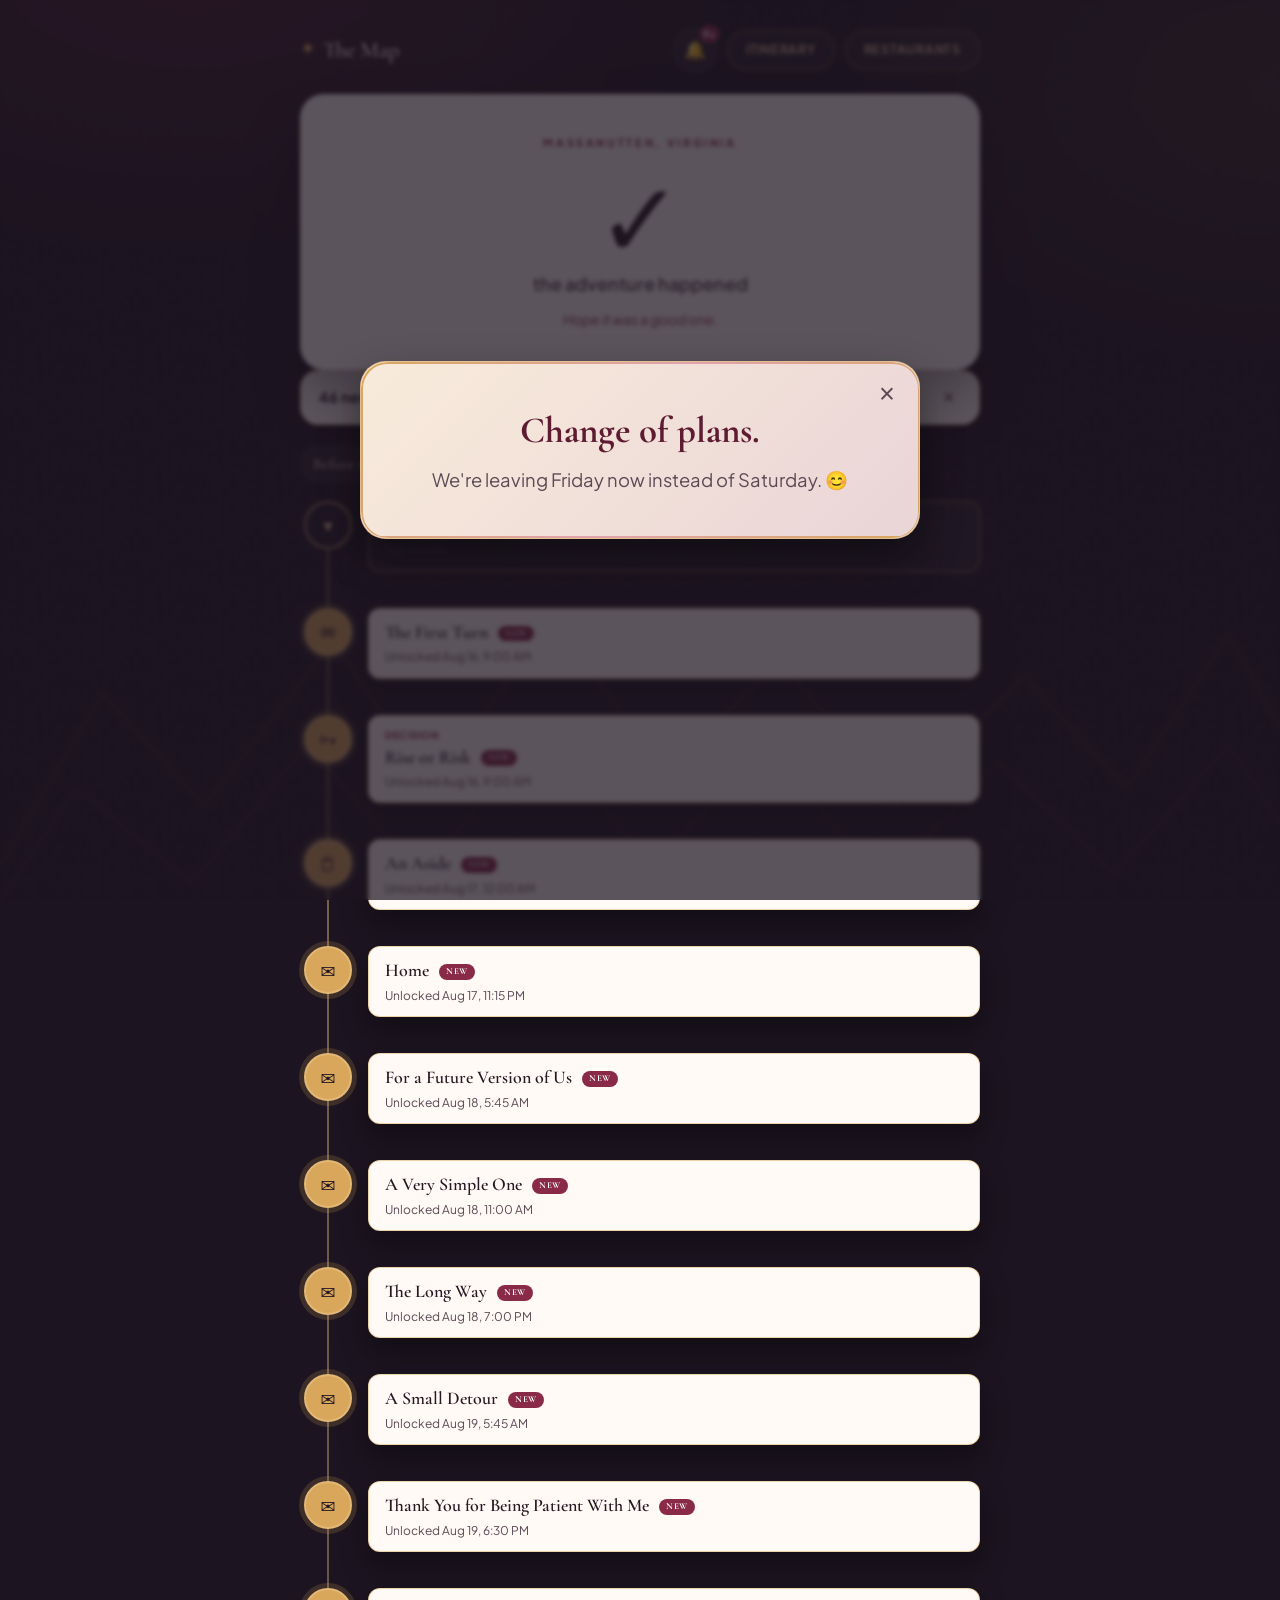
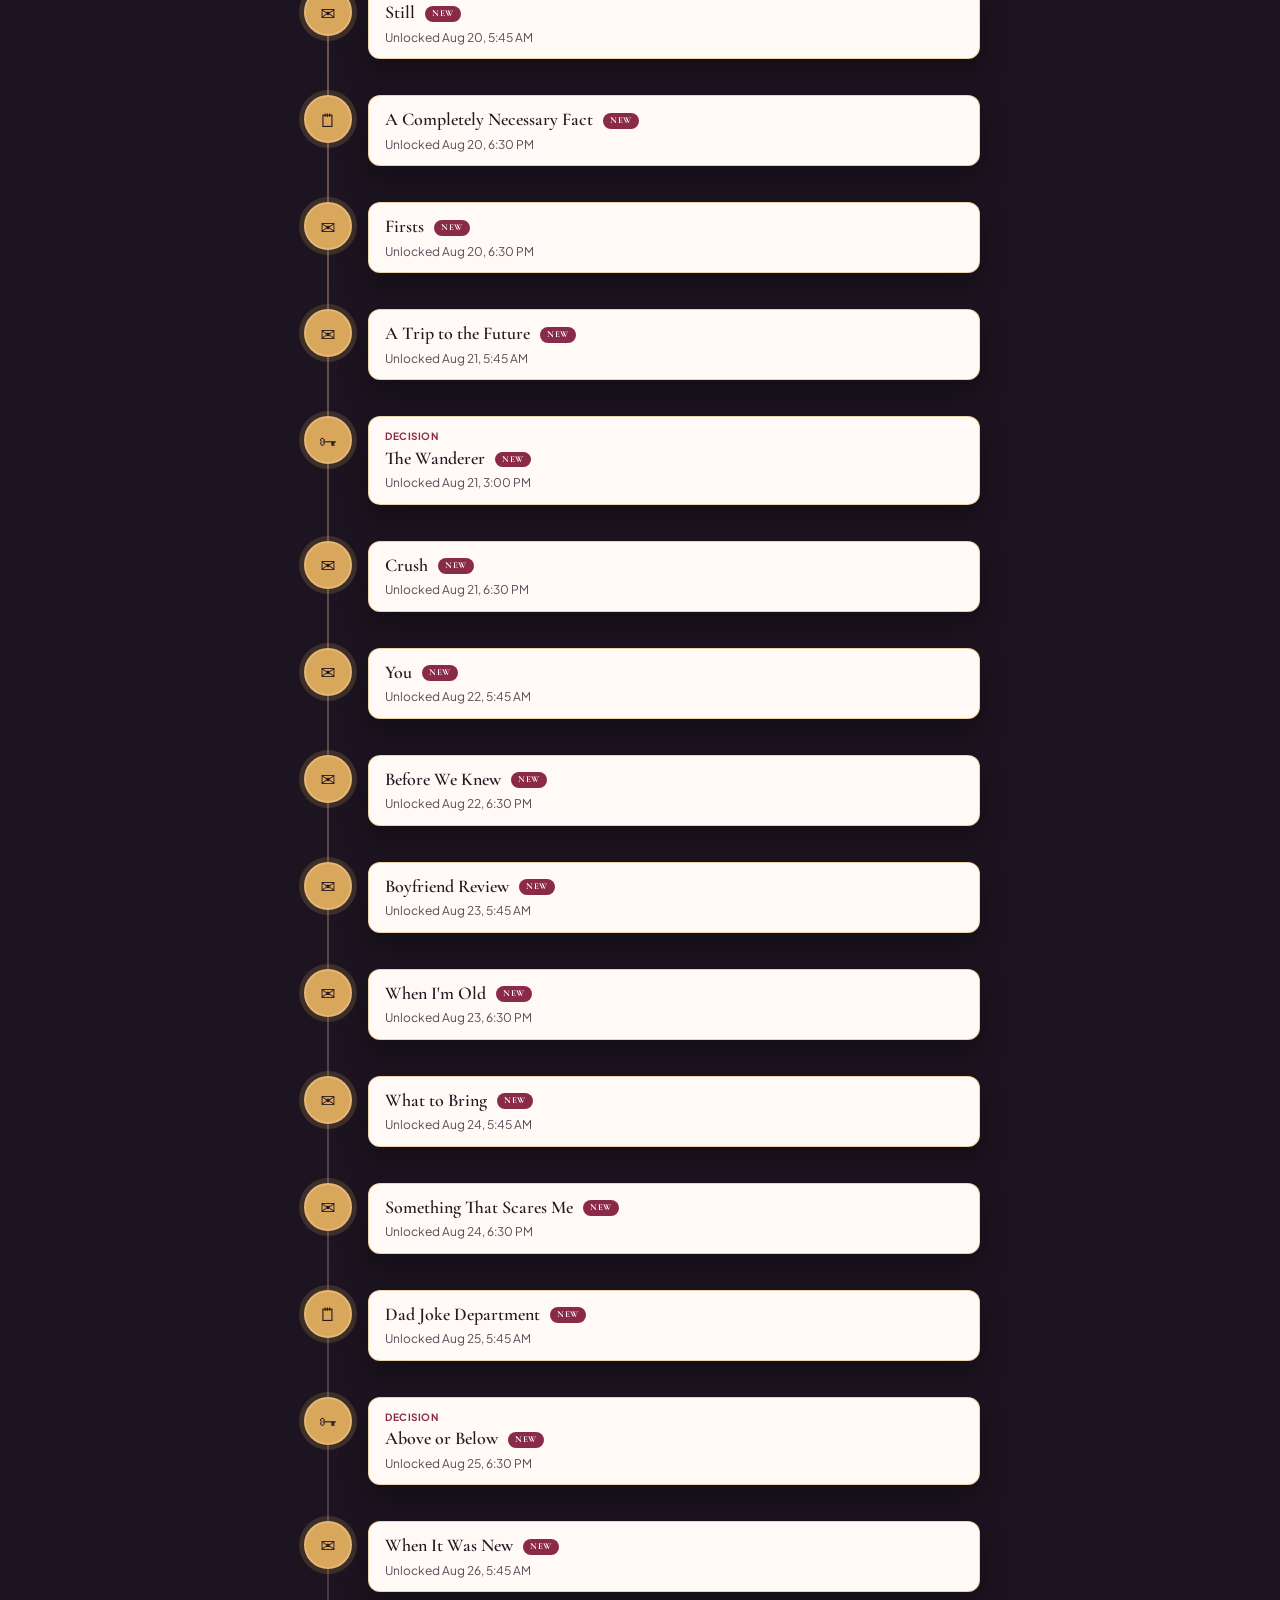
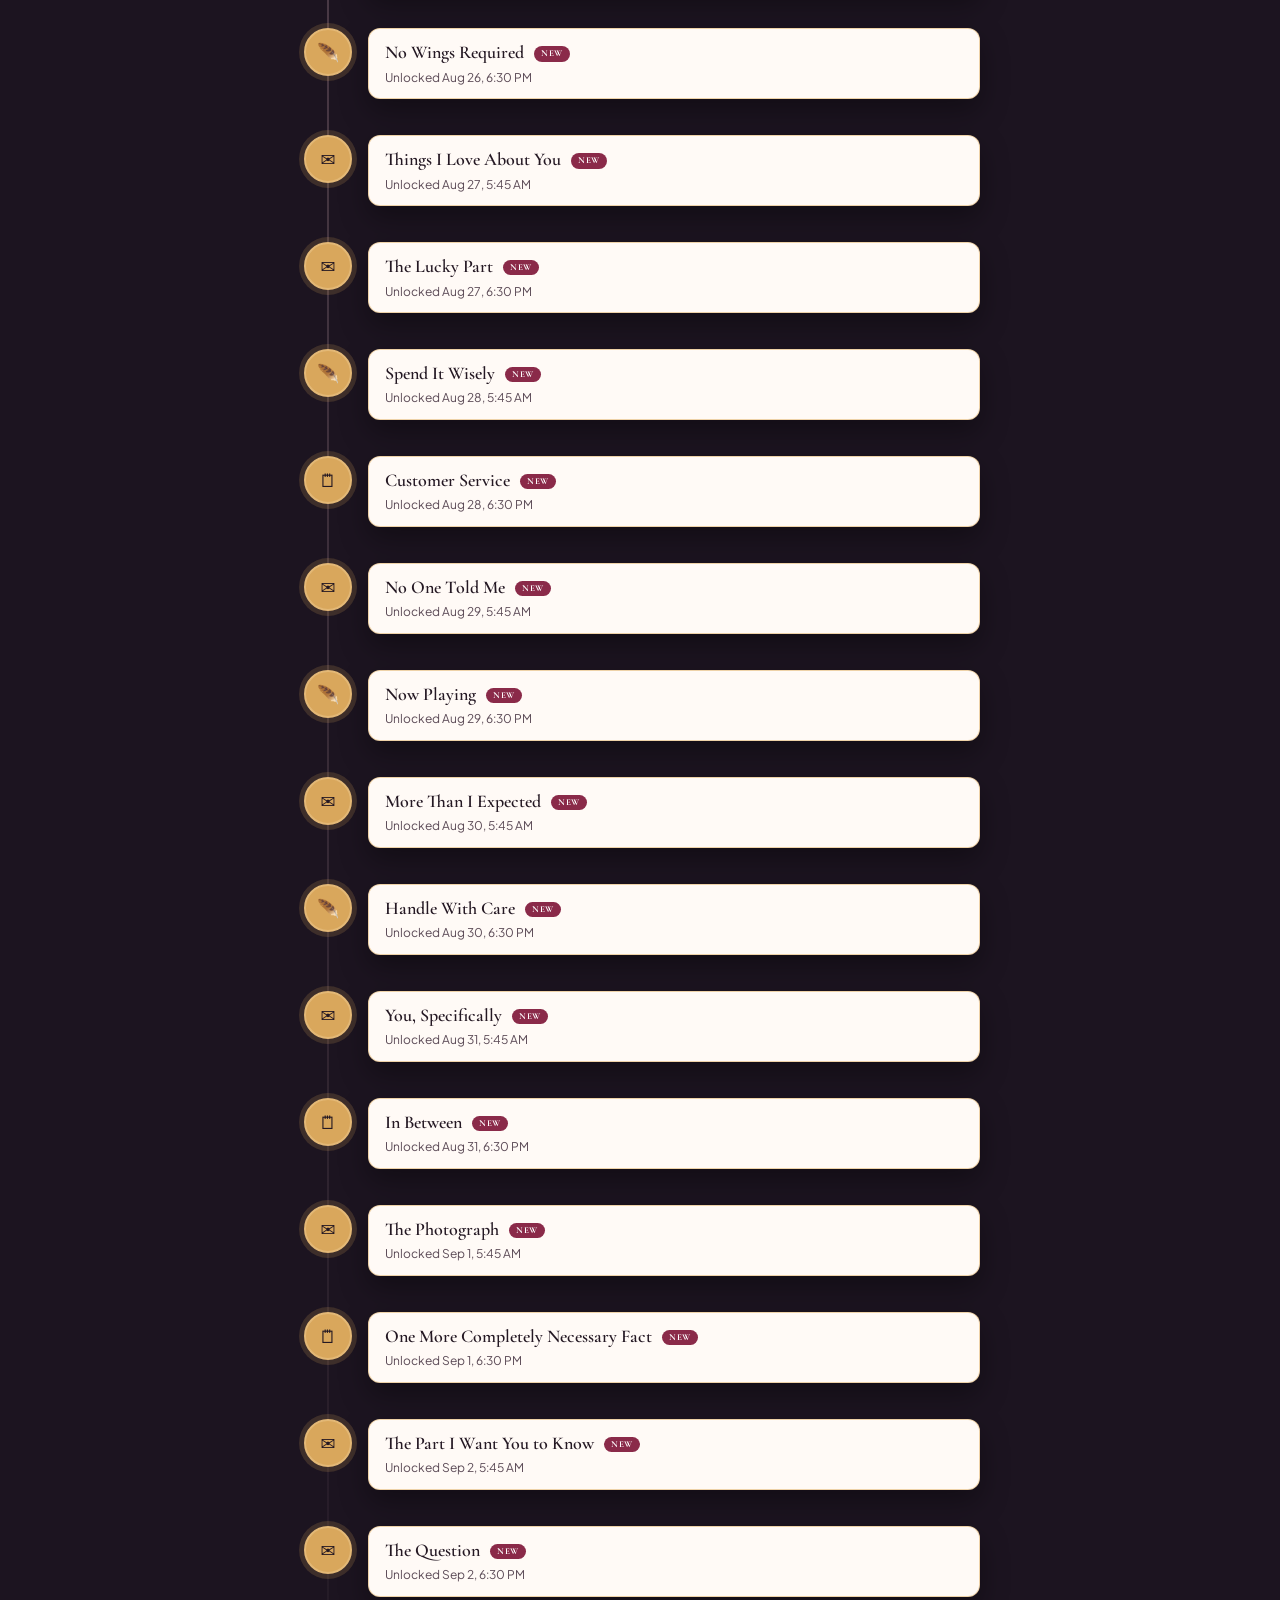
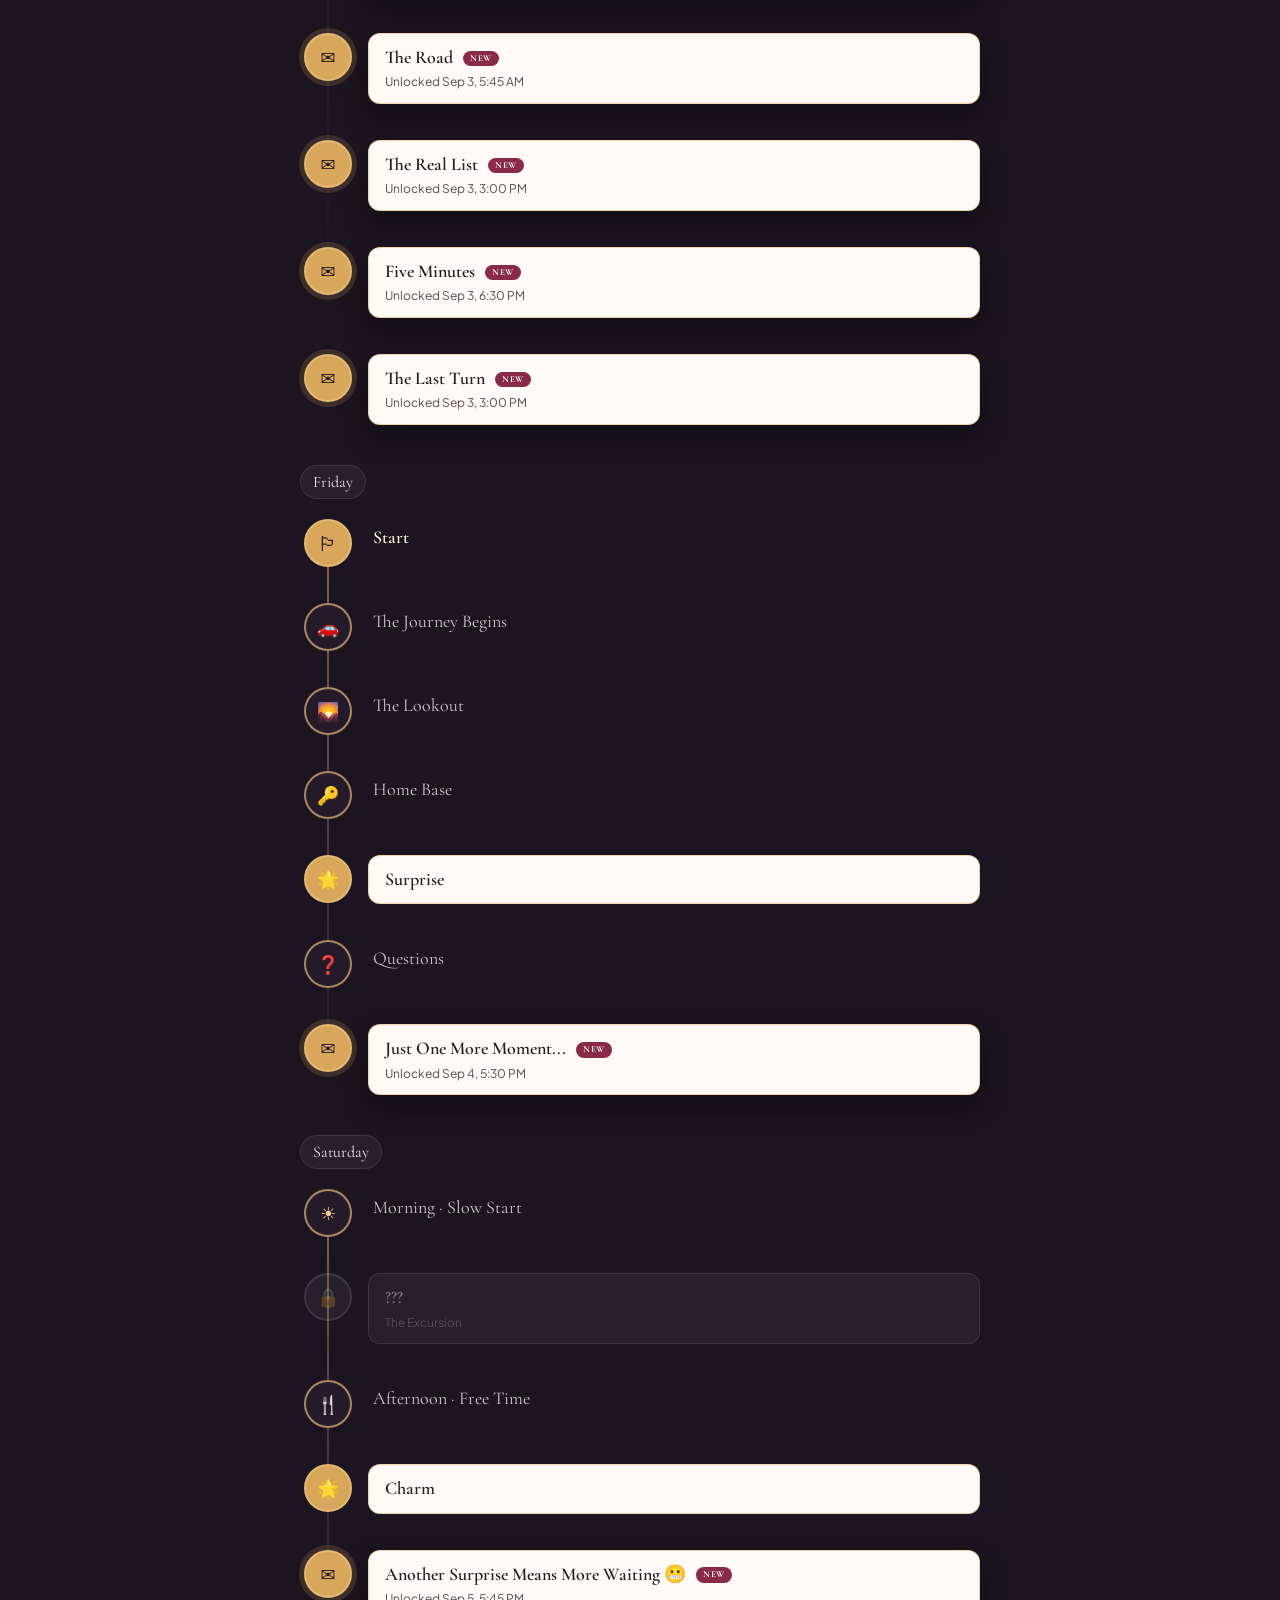
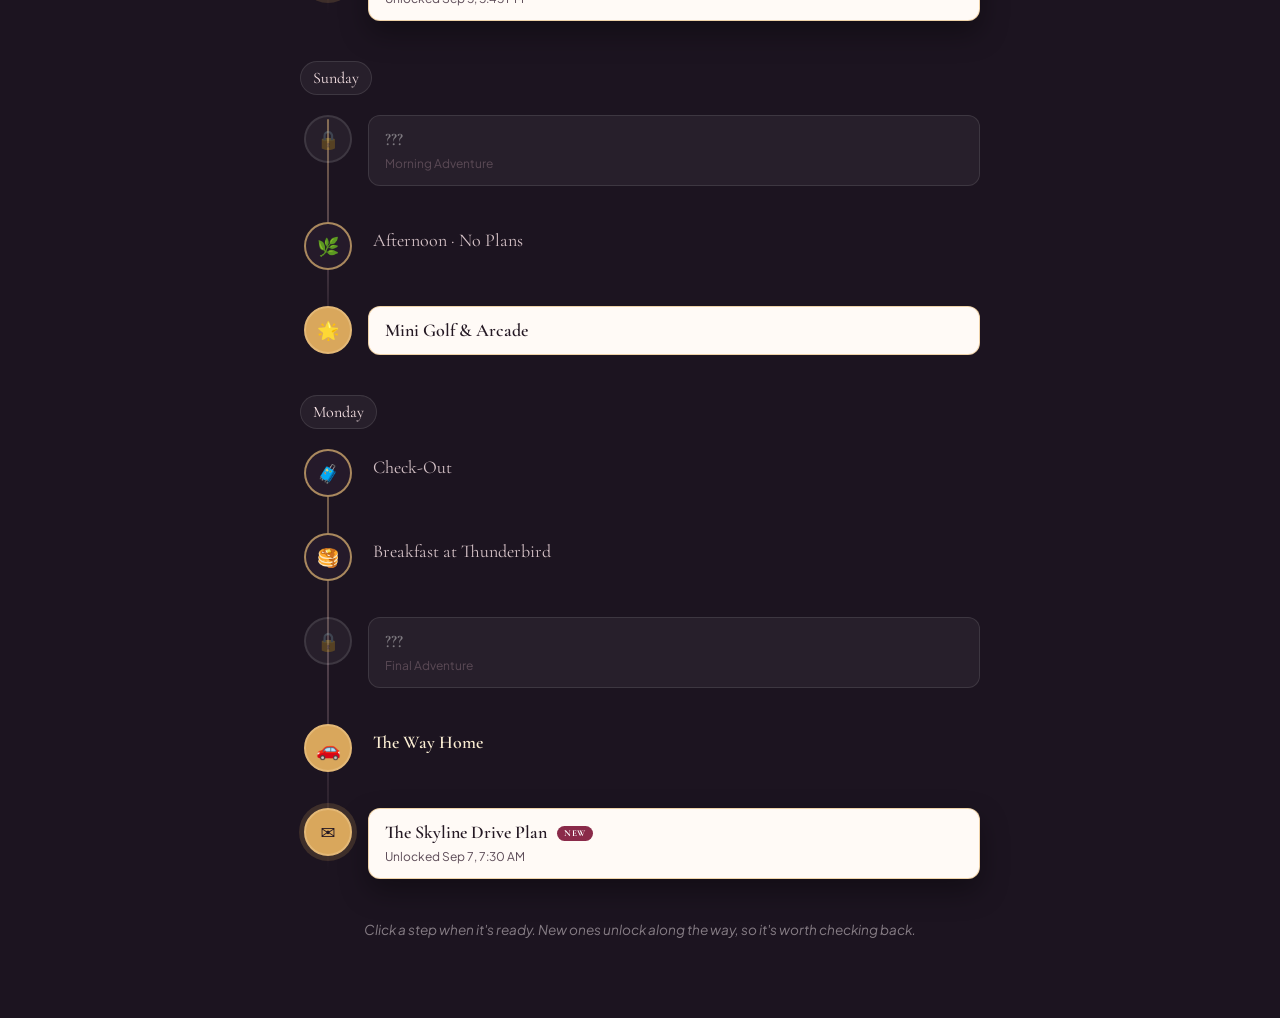
<file: index.html>
<!DOCTYPE html>
<html lang="en">
<head>
<meta charset="UTF-8" />
<meta name="viewport" content="width=device-width, initial-scale=1.0" />
<title>Massanutten — The Map</title>
<meta name="description" content="A little adventure, planned just for us." />

<!--
  The map below is built with Tailwind-style utility classes (see
  tailwind-lite.css for why this is a hand-compiled static file
  rather than the Tailwind CDN script — short version: no external
  runtime dependency on a site that has to work the moment he opens
  it, offline or on bad hotel wifi).
-->
<link rel="stylesheet" href="tailwind-lite.css" />
<link rel="stylesheet" href="styles.css" />
</head>
<body class="font-sans">

  <!-- subtle low-opacity mountain line-art watermark, purely decorative -->
  <div class="fixed inset-x-0 bottom-0 h-[42vh] pointer-events-none opacity-[0.08] z-0" aria-hidden="true">
    <svg viewBox="0 0 1000 220" preserveAspectRatio="none" class="w-full h-full">
      <polyline points="0,200 80,100 160,165 260,70 340,155 430,55 520,145 610,80 700,165 800,90 880,155 960,65 1000,120" fill="none" stroke="#D9A75C" stroke-width="2"/>
      <polyline points="0,220 60,155 150,210 240,130 330,205 420,120 510,200 600,130 690,210 780,140 870,205 960,130 1000,175" fill="none" stroke="#E2A2AD" stroke-width="1.5"/>
    </svg>
  </div>

  <div class="wrap">

    <div class="topbar">
      <div class="brand"><span class="compass">✦</span> The Map</div>
      <div class="topbar-actions">
        <button class="notif-bell" id="notif-bell" type="button" aria-label="New letters">
          🔔<span class="notif-bell-count hidden" id="notif-bell-count">0</span>
        </button>
        <a href="itinerary.html" class="nav-link" id="itin-nav-link">Itinerary</a>
        <a href="restaurants.html" class="nav-link" id="rest-nav-link">Restaurants</a>
      </div>
    </div>

    <!-- one-time celebratory modal for a trip-detail change (e.g. new departure day) —
         config-driven via CONFIG.announcement, shown once ever per id.
         Click the backdrop, press Escape, or use the close button to dismiss. -->
    <div class="trip-update-overlay hidden" id="trip-update-overlay">
      <div class="trip-update-banner" id="trip-update-banner" role="dialog" aria-modal="true" aria-labelledby="trip-update-title">
        <button class="trip-update-close" id="trip-update-close" type="button" aria-label="Dismiss">&times;</button>
        <div class="trip-update-text">
          <span class="trip-update-title" id="trip-update-title"></span>
          <span class="trip-update-message" id="trip-update-message"></span>
        </div>
      </div>
    </div>
    <div class="confetti-layer" id="confetti-layer" aria-hidden="true"></div>

    <!-- Countdown header -->
    <div class="relative z-10 rounded-3xl bg-card text-ink shadow-[0_20px_45px_rgba(0,0,0,0.35)] px-6 py-8 sm:px-10 sm:py-10 mb-8 text-center">
      <div class="text-[11px] font-bold uppercase tracking-[0.24em] text-wine-500">Massanutten, Virginia</div>
      <div class="font-sans font-extrabold leading-none text-ink mt-3 text-[5.5rem] sm:text-[6.5rem]" id="countdown-number">—</div>
      <div class="text-base sm:text-lg font-semibold text-ink/80 mt-1" id="countdown-label">days</div>
      <div class="text-sm text-wine-500 italic mt-3" id="countdown-sub"></div>
    </div>

    <!-- one-time "something new unlocked" banner -->
    <div class="notif-banner hidden" id="notif-banner" role="button" tabindex="0">
      <span class="notif-banner-text" id="notif-banner-text"></span>
      <button class="notif-banner-close" id="notif-banner-close" type="button" aria-label="Dismiss">&times;</button>
    </div>

    <!-- optional, opt-in browser notifications -- only ever shown after he's already opened something -->
    <div class="notif-prompt hidden" id="notif-prompt">
      <span>Want a nudge when something new unlocks?</span>
      <span class="notif-prompt-actions">
        <button class="notif-enable-btn" id="notif-enable-btn" type="button">Turn on</button>
        <button class="notif-dismiss-btn" id="notif-dismiss-btn" type="button">No thanks</button>
      </span>
    </div>

    <!-- Vertical adventure timeline, rendered by app.js -->
    <div id="map-container" class="relative z-10">
      <!-- rendered by app.js -->
    </div>

    <p class="footer-note">Click a step when it's ready. New ones unlock along the way, so it's worth checking back.</p>

  </div>

  <div class="modal-overlay" id="modal-overlay">
    <div class="letter-card" id="letter-card"></div>
  </div>

  <script src="config.js"></script>
  <script src="app.js"></script>
  <script>
    // reflect itinerary lock state on the nav link
    // (uses the same fixed-timezone date parsing as app.js's parseDate —
    // anchoring to CONFIG.timezoneOffsetHours instead of the device's own
    // timezone keeps unlock times in sync across every visitor's device)
    function parseConfigDate(str) {
      var m = String(str).match(/^(\d{4})-(\d{2})-(\d{2})T(\d{2}):(\d{2})(?::(\d{2}))?$/);
      if (!m) return new Date(str);
      var offsetHours = (typeof CONFIG !== "undefined" && typeof CONFIG.timezoneOffsetHours === "number") ? CONFIG.timezoneOffsetHours : 4;
      return new Date(Date.UTC(Number(m[1]), Number(m[2]) - 1, Number(m[3]), Number(m[4]), Number(m[5]), Number(m[6] || 0)) + offsetHours * 60 * 60 * 1000);
    }
    document.addEventListener("DOMContentLoaded", function () {
      var link = document.getElementById("itin-nav-link");
      var restLink = document.getElementById("rest-nav-link");
      var now = new Date();
      var params = new URLSearchParams(window.location.search);
      var sim = params.get("simDate");
      if (sim) { var d = parseConfigDate(sim); if (!isNaN(d.getTime())) now = d; }
      if (now < parseConfigDate(CONFIG.itinerary.unlocksAt)) {
        link.classList.add("disabled");
        link.setAttribute("aria-disabled", "true");
        // restaurants only make sense once we're actually there — stay
        // fully hidden (not just grayed out) until the itinerary unlocks
        if (restLink) restLink.classList.add("hidden");
      }
    });
  </script>
</body>
</html>
</file>
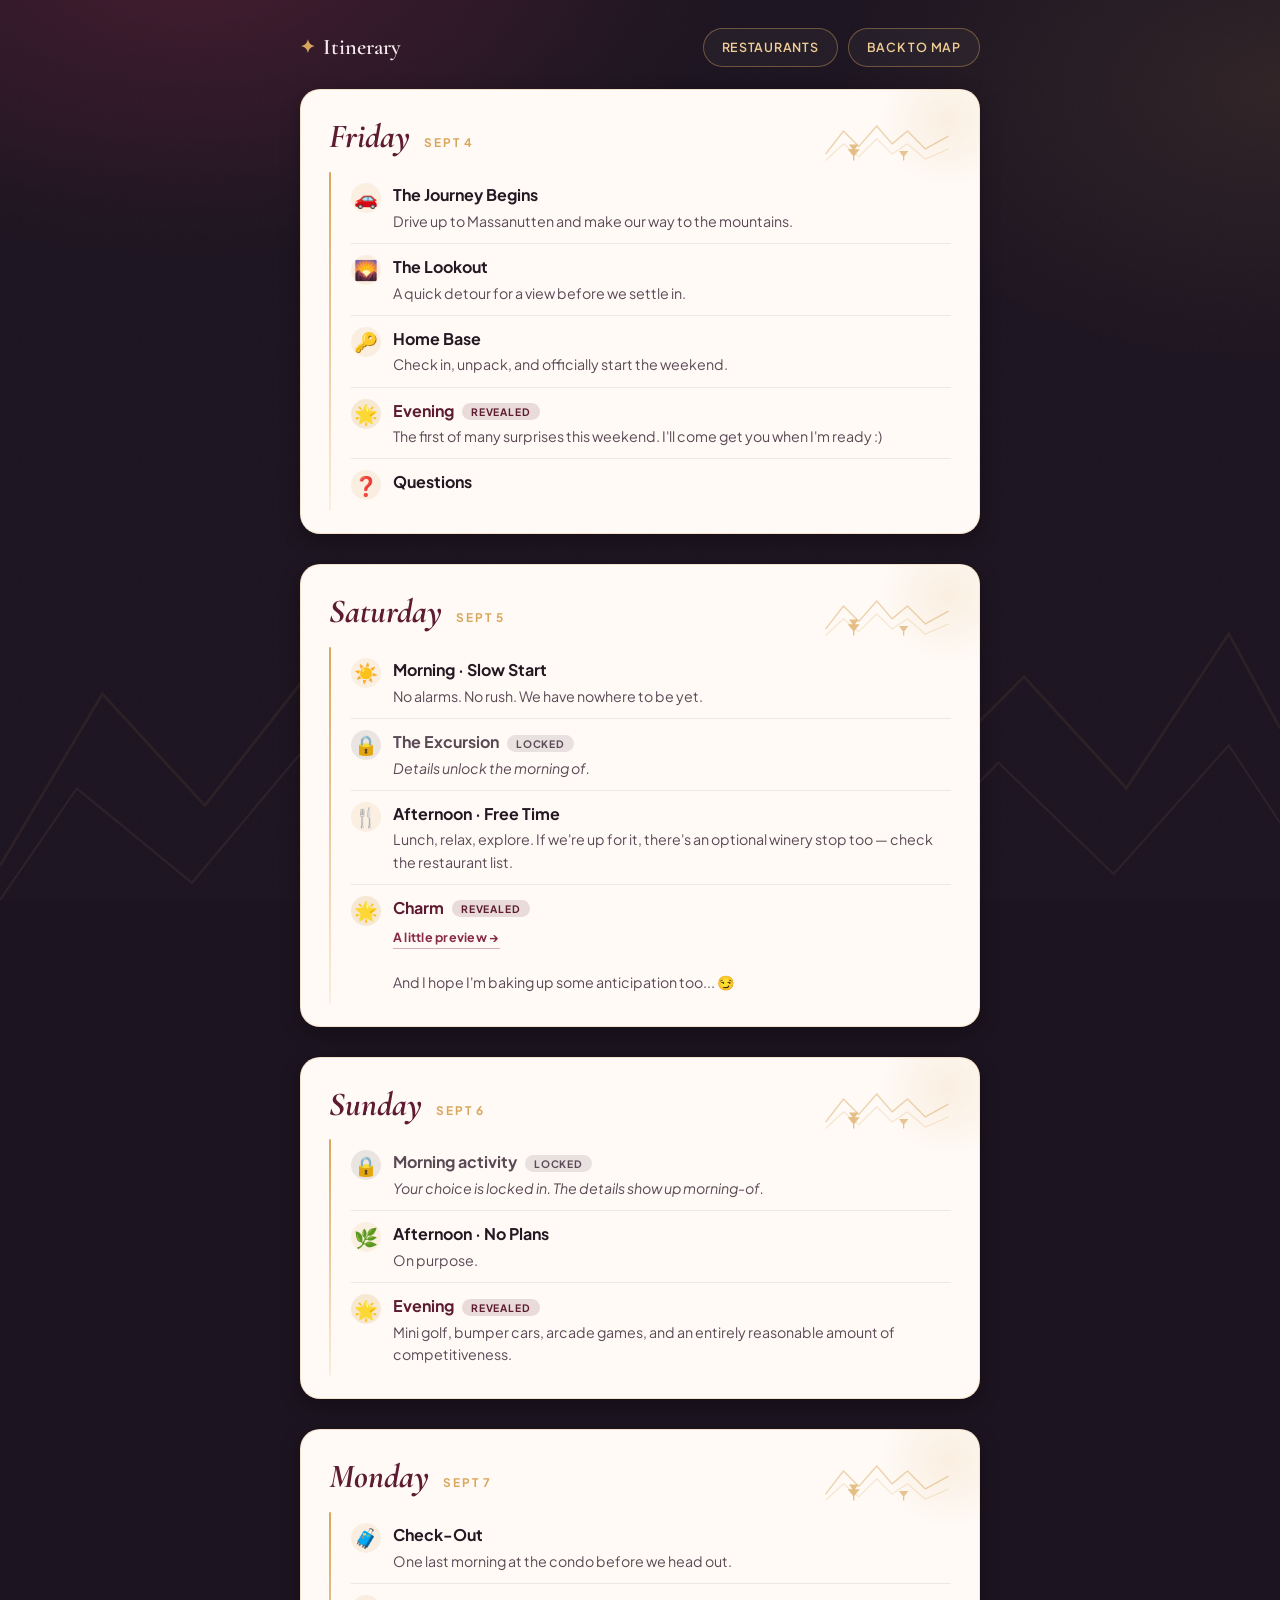
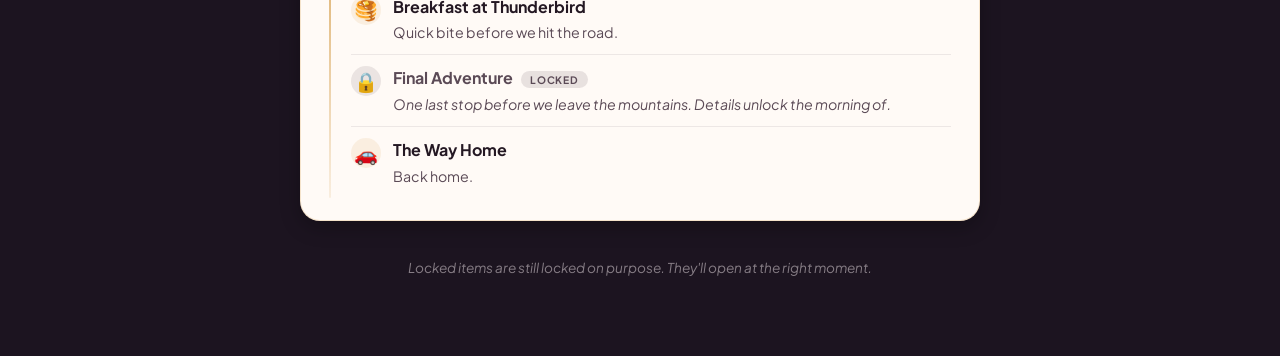
<file: itinerary.html>
<!DOCTYPE html>
<html lang="en">
<head>
<meta charset="UTF-8" />
<meta name="viewport" content="width=device-width, initial-scale=1.0" />
<title>Massanutten — Itinerary</title>
<link rel="stylesheet" href="styles.css" />
</head>
<body>

  <div style="position:fixed; inset-inline:0; bottom:0; height:42vh; pointer-events:none; opacity:0.08; z-index:0;" aria-hidden="true">
    <svg viewBox="0 0 1000 220" preserveAspectRatio="none" style="width:100%; height:100%;">
      <polyline points="0,200 80,100 160,165 260,70 340,155 430,55 520,145 610,80 700,165 800,90 880,155 960,65 1000,120" fill="none" stroke="#D9A75C" stroke-width="2"/>
      <polyline points="0,220 60,155 150,210 240,130 330,205 420,120 510,200 600,130 690,210 780,140 870,205 960,130 1000,175" fill="none" stroke="#E2A2AD" stroke-width="1.5"/>
    </svg>
  </div>

  <div class="wrap">

    <div class="topbar">
      <div class="brand"><span class="compass">✦</span> Itinerary</div>
      <div class="topbar-actions">
        <a href="restaurants.html" class="nav-link" id="rest-nav-link">Restaurants</a>
        <a href="index.html" class="nav-link">Back to Map</a>
      </div>
    </div>

    <div class="itin-lock-screen" id="itin-lock-screen">
      <div class="icon">🔒</div>
      <h2>Not yet.</h2>
      <p>This page unlocks the morning we leave for Massanutten.</p>
      <p id="itin-lock-days" style="color:var(--ink-soft); font-style:italic;"></p>
    </div>

    <div id="itin-content" style="display:none;"></div>

    <p class="footer-note">Locked items are still locked on purpose. They'll open at the right moment.</p>

  </div>

  <script src="config.js"></script>
  <script src="app.js"></script>
  <script>
    // restaurants only make sense once we're actually there — keep the
    // nav link fully hidden until the itinerary unlocks (same fixed-
    // timezone date parsing used everywhere else on the site)
    function parseConfigDate(str) {
      var m = String(str).match(/^(\d{4})-(\d{2})-(\d{2})T(\d{2}):(\d{2})(?::(\d{2}))?$/);
      if (!m) return new Date(str);
      var offsetHours = (typeof CONFIG !== "undefined" && typeof CONFIG.timezoneOffsetHours === "number") ? CONFIG.timezoneOffsetHours : 4;
      return new Date(Date.UTC(Number(m[1]), Number(m[2]) - 1, Number(m[3]), Number(m[4]), Number(m[5]), Number(m[6] || 0)) + offsetHours * 60 * 60 * 1000);
    }
    document.addEventListener("DOMContentLoaded", function () {
      var restLink = document.getElementById("rest-nav-link");
      if (!restLink) return;
      var now = new Date();
      var params = new URLSearchParams(window.location.search);
      var sim = params.get("simDate");
      if (sim) { var d = parseConfigDate(sim); if (!isNaN(d.getTime())) now = d; }
      if (now < parseConfigDate(CONFIG.itinerary.unlocksAt)) {
        restLink.classList.add("hidden");
      }
    });
  </script>
</body>
</html>
</file>
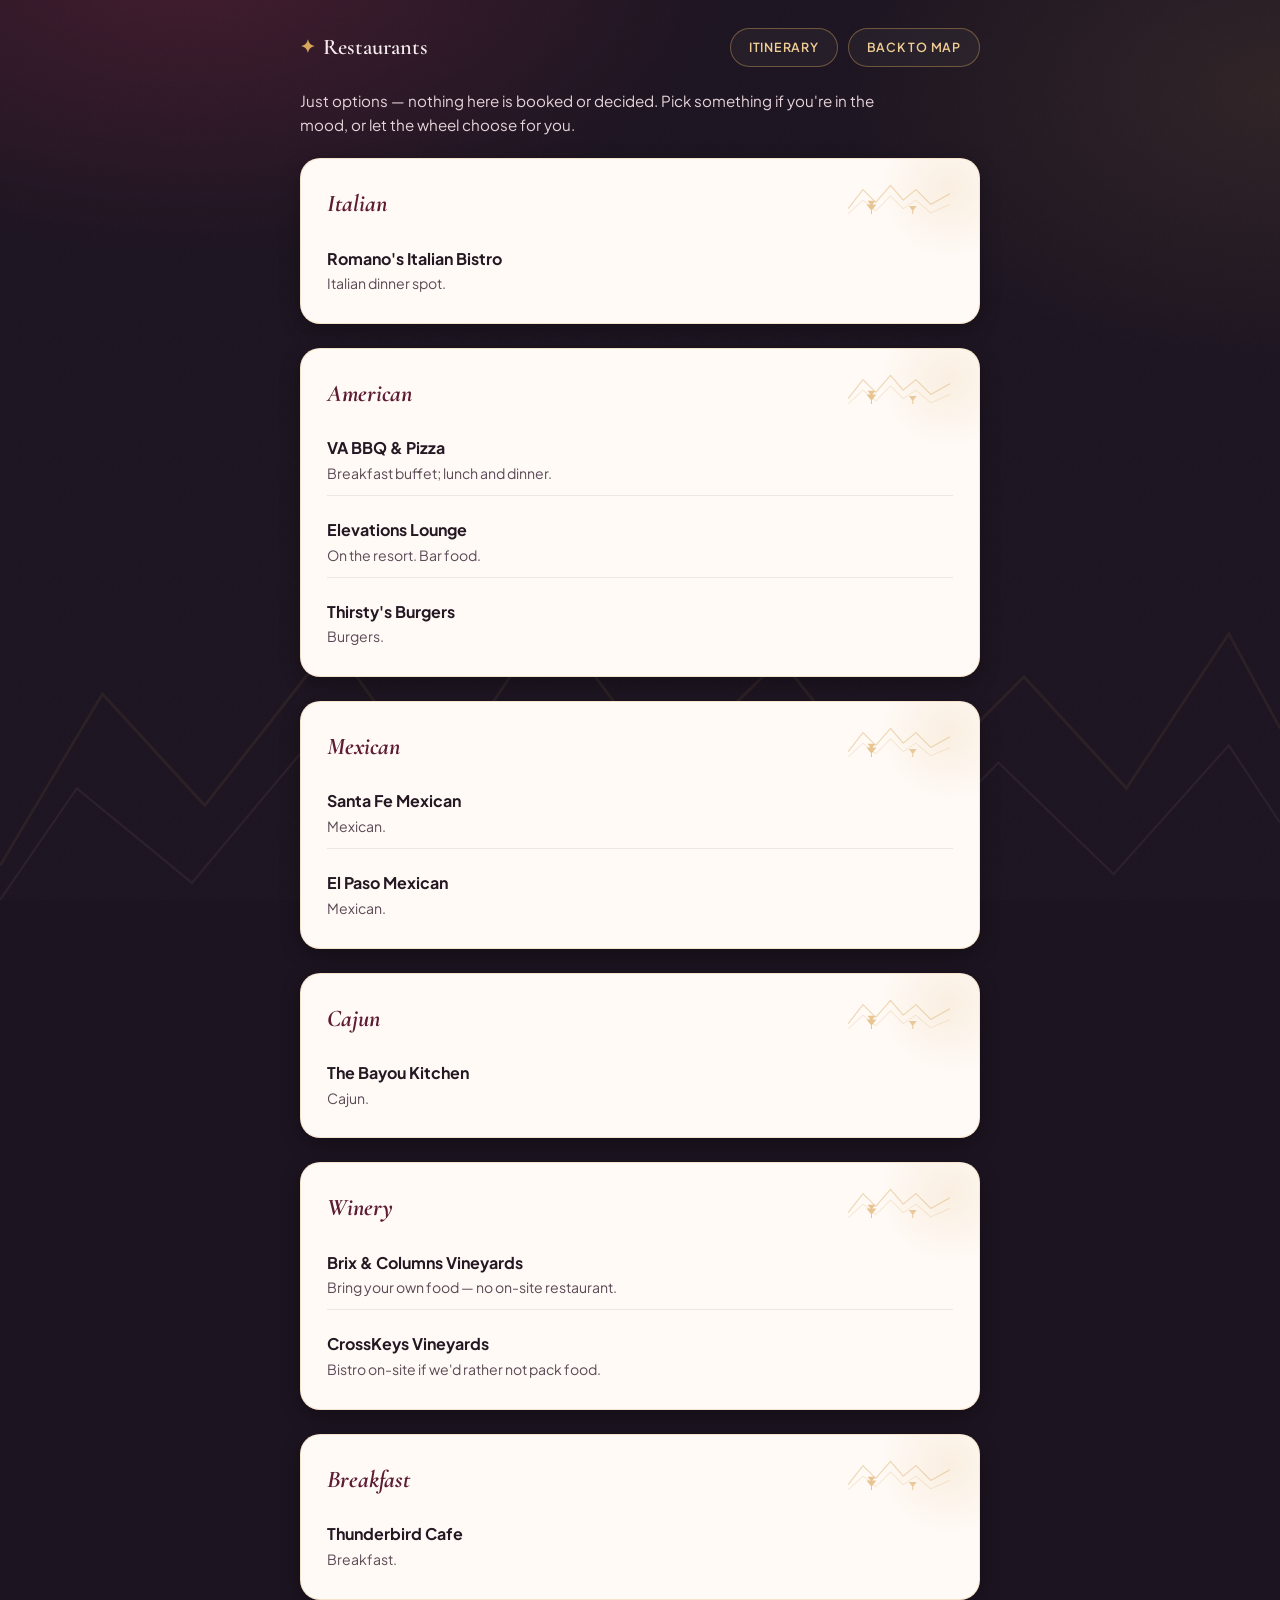
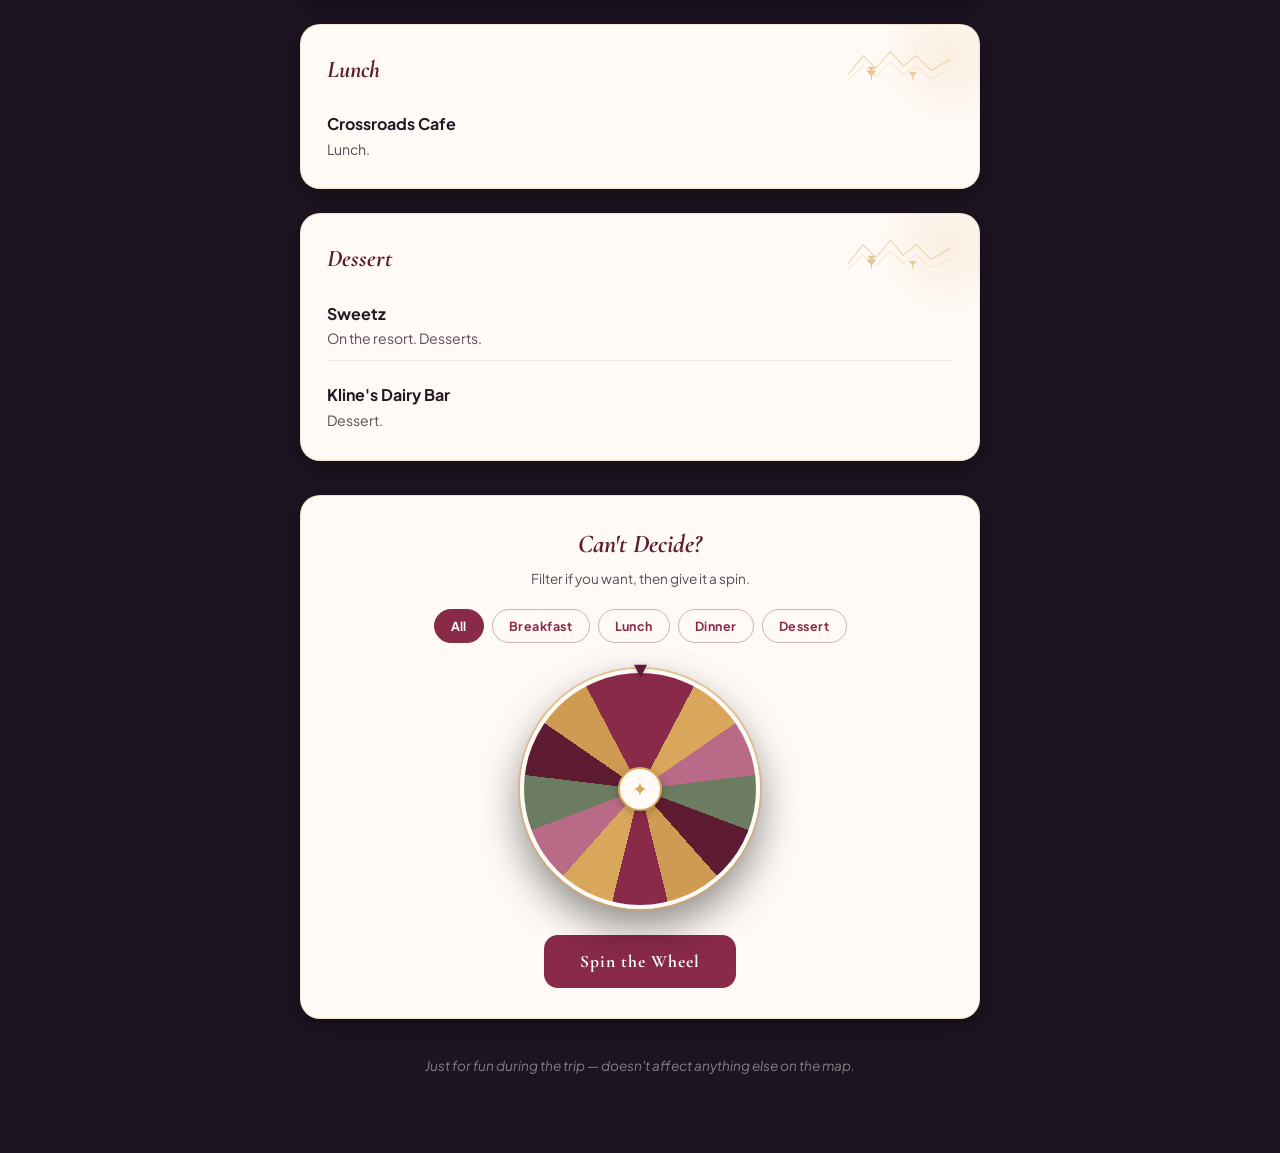
<file: restaurants.html>
<!DOCTYPE html>
<html lang="en">
<head>
<meta charset="UTF-8" />
<meta name="viewport" content="width=device-width, initial-scale=1.0" />
<title>Massanutten — Restaurants</title>
<link rel="stylesheet" href="styles.css" />
</head>
<body>

  <div style="position:fixed; inset-inline:0; bottom:0; height:42vh; pointer-events:none; opacity:0.08; z-index:0;" aria-hidden="true">
    <svg viewBox="0 0 1000 220" preserveAspectRatio="none" style="width:100%; height:100%;">
      <polyline points="0,200 80,100 160,165 260,70 340,155 430,55 520,145 610,80 700,165 800,90 880,155 960,65 1000,120" fill="none" stroke="#D9A75C" stroke-width="2"/>
      <polyline points="0,220 60,155 150,210 240,130 330,205 420,120 510,200 600,130 690,210 780,140 870,205 960,130 1000,175" fill="none" stroke="#E2A2AD" stroke-width="1.5"/>
    </svg>
  </div>

  <div class="wrap">

    <div class="topbar">
      <div class="brand"><span class="compass">✦</span> Restaurants</div>
      <div class="topbar-actions">
        <a href="itinerary.html" class="nav-link">Itinerary</a>
        <a href="index.html" class="nav-link">Back to Map</a>
      </div>
    </div>

    <div class="itin-lock-screen" id="rest-lock-screen">
      <div class="icon">🔒</div>
      <h2>Not yet.</h2>
      <p>This page unlocks the morning we leave for Massanutten.</p>
    </div>

    <div id="rest-content" style="display:none;">

      <p class="rest-intro">Just options — nothing here is booked or decided. Pick something if you're in the mood, or let the wheel choose for you.</p>

      <div id="rest-list"></div>

      <div class="rest-wheel-block">
        <div class="rest-wheel-head">
          <div class="rest-wheel-title">Can't Decide?</div>
          <div class="rest-wheel-sub">Filter if you want, then give it a spin.</div>
        </div>

        <div class="rest-filter-row" id="rest-filter-row"></div>

        <div class="wheel-shell">
          <div class="wheel-pointer" aria-hidden="true">▾</div>
          <div class="wheel-disc" id="wheel-disc"></div>
          <div class="wheel-hub" aria-hidden="true">✦</div>
        </div>

        <button class="spin-btn" id="spin-btn" type="button">Spin the Wheel</button>

        <div class="wheel-result" id="wheel-result" hidden>
          <div class="wheel-result-label">Tonight, it's</div>
          <div class="wheel-result-name" id="wheel-result-name"></div>
          <div class="wheel-result-desc" id="wheel-result-desc"></div>
          <button class="spin-again-btn" id="spin-again-btn" type="button">Spin Again</button>
        </div>
      </div>

      <p class="footer-note">Just for fun during the trip — doesn't affect anything else on the map.</p>

    </div>

  </div>

  <script src="config.js"></script>
  <script src="restaurants.js"></script>
</body>
</html>
</file>
<file: styles.css>
/* ============================================================
   MASSANUTTEN ADVENTURE — STYLES
   Dark romantic canvas + crisp white cards. The vertical timeline
   itself is built with Tailwind utility classes (see app.js /
   index.html); this file covers everything Tailwind's CDN build
   doesn't reach: fonts, the page canvas, the letter modal, and the
   itinerary page.
   ============================================================ */

@import url('https://fonts.googleapis.com/css2?family=Cormorant+Garamond:ital,wght@0,500;0,600;0,700;1,500&family=Plus+Jakarta+Sans:wght@400;500;600;700;800&display=swap');

:root {
  /* canvas */
  --canvas: #1c1420;
  --canvas-soft: #251a2a;
  --canvas-line: rgba(255,255,255,0.09);

  /* cards */
  --card: #fffaf6;
  --card-dim: #f6ece6;
  --ink: #241823;
  --ink-soft: #5b4a56;

  /* accents */
  --wine: #8a2a49;
  --wine-dk: #5e1c33;
  --rose: #e2a2ad;
  --gold: #d9a75c;
  --gold-soft: #f0cd94;

  --shadow-soft: 0 6px 20px rgba(0,0,0,0.28);
  --shadow-lift: 0 18px 40px rgba(0,0,0,0.45);
  --radius-md: 14px;
  --radius-lg: 20px;
  --serif-display: 'Cormorant Garamond', Georgia, serif;
  --sans-body: 'Plus Jakarta Sans', -apple-system, BlinkMacSystemFont, 'Segoe UI', sans-serif;
}

* { box-sizing: border-box; }
html { scroll-behavior: smooth; }

body {
  margin: 0;
  min-height: 100vh;
  font-family: var(--sans-body);
  color: #efe6ea;
  background:
    radial-gradient(ellipse 900px 500px at 15% -5%, rgba(138,42,73,0.35), transparent 60%),
    radial-gradient(ellipse 800px 500px at 100% 10%, rgba(217,167,92,0.10), transparent 55%),
    var(--canvas);
  background-attachment: fixed;
  line-height: 1.55;
  -webkit-font-smoothing: antialiased;
}

/* faint grain, works fine over a dark canvas too */
body::before {
  content: "";
  position: fixed;
  inset: 0;
  pointer-events: none;
  z-index: 0;
  opacity: 0.5;
  background-image:
    url("data:image/svg+xml,%3Csvg xmlns='http://www.w3.org/2000/svg' width='120' height='120'%3E%3Cfilter id='n'%3E%3CfeTurbulence type='fractalNoise' baseFrequency='0.9' numOctaves='2' stitchTiles='stitch'/%3E%3CfeColorMatrix type='saturate' values='0'/%3E%3C/filter%3E%3Crect width='100%25' height='100%25' filter='url(%23n)' opacity='0.05'/%3E%3C/svg%3E");
}

.wrap {
  position: relative;
  z-index: 1;
  max-width: 720px;
  margin: 0 auto;
  padding: 28px 20px 64px;
}

h1, h2, h3, h4 {
  font-family: var(--serif-display);
  margin: 0 0 0.4em;
  font-weight: 600;
  letter-spacing: 0.01em;
}

a { color: var(--gold); }

/* ---------------- TOP BAR ---------------- */
.topbar {
  display: flex;
  align-items: center;
  justify-content: space-between;
  gap: 12px;
  margin-bottom: 22px;
  flex-wrap: wrap;
}

.brand {
  font-family: var(--serif-display);
  font-size: 1.4rem;
  font-weight: 600;
  color: #f6ecef;
  display: flex;
  align-items: center;
  gap: 8px;
}
.brand .compass { font-size: 1.1rem; color: var(--gold); }

.topbar-actions {
  display: flex;
  align-items: center;
  gap: 10px;
}

/* ---------------- NOTIFICATIONS ---------------- */
.notif-bell {
  position: relative;
  width: 44px;
  height: 44px;
  border-radius: 999px;
  border: 1px solid rgba(255,255,255,0.15);
  background: rgba(255,255,255,0.05);
  color: #f7e2e5;
  font-size: 1.1rem;
  display: flex;
  align-items: center;
  justify-content: center;
  cursor: pointer;
  transition: background 0.2s ease, transform 0.15s ease;
}
.notif-bell:hover { background: rgba(255,255,255,0.12); }
.notif-bell:active { transform: scale(0.94); }

.notif-bell-count {
  position: absolute;
  top: -4px;
  right: -4px;
  min-width: 18px;
  height: 18px;
  padding: 0 4px;
  border-radius: 999px;
  background: var(--wine);
  color: #fff;
  font-size: 10px;
  font-weight: 700;
  font-family: var(--sans-body);
  display: flex;
  align-items: center;
  justify-content: center;
}
.notif-bell-count.hidden { display: none; }

.notif-banner {
  display: flex;
  align-items: center;
  justify-content: space-between;
  gap: 14px;
  border-radius: 18px;
  border: 1px solid rgba(217,167,92,0.5);
  background: var(--card);
  color: var(--ink);
  padding: 14px 18px;
  margin-bottom: 22px;
  cursor: pointer;
  box-shadow: var(--shadow-soft);
  transition: transform 0.15s ease;
}
.notif-banner:hover { transform: translateY(-1px); }
.notif-banner.hidden { display: none; }

.notif-banner-text { font-size: 0.92rem; font-weight: 700; }

.notif-banner-close {
  background: none;
  border: none;
  font-size: 1.3rem;
  color: var(--ink-soft);
  cursor: pointer;
  line-height: 1;
  padding: 2px 6px;
  flex-shrink: 0;
}
.notif-banner-close:hover { color: var(--ink); }

.notif-prompt {
  display: flex;
  align-items: center;
  justify-content: space-between;
  gap: 12px;
  flex-wrap: wrap;
  font-size: 0.78rem;
  color: rgba(247,226,229,0.7);
  border: 1px solid rgba(255,255,255,0.1);
  border-radius: 999px;
  padding: 9px 18px;
  margin-bottom: 22px;
}
.notif-prompt.hidden { display: none; }

.notif-prompt-actions { display: flex; gap: 14px; }
.notif-prompt-actions button {
  background: none;
  border: none;
  cursor: pointer;
  font-family: var(--sans-body);
  font-weight: 700;
  font-size: 0.78rem;
  padding: 0;
}
.notif-enable-btn { color: var(--gold); }
.notif-enable-btn:hover { color: var(--gold-soft); }
.notif-dismiss-btn { color: rgba(247,226,229,0.5); }

.notif-dismiss-btn:hover { color: rgba(247,226,229,0.8); }

/* one-time celebratory announcement MODAL (e.g. a trip-detail update) —
   config-driven via CONFIG.announcement, shown once per unique id, then
   dismissed for good via localStorage. Click the backdrop, press Escape,
   or use the close button to dismiss. */
.trip-update-overlay {
  position: fixed;
  inset: 0;
  z-index: 90;
  display: flex;
  align-items: center;
  justify-content: center;
  padding: 24px;
  background: rgba(28,20,32,0.72);
  backdrop-filter: blur(2px);
  animation: trip-update-fade-in 0.25s ease;
}
.trip-update-overlay.hidden { display: none; }

.trip-update-banner {
  position: relative;
  width: 100%;
  max-width: 560px;
  border-radius: 26px;
  border: 1px solid rgba(217,167,92,0.55);
  background: linear-gradient(135deg, rgba(217,167,92,0.18), rgba(138,42,73,0.18)), var(--card);
  color: var(--ink);
  padding: 48px 44px 44px;
  box-shadow: var(--shadow-lift);
  overflow: hidden;
  text-align: center;
  animation: trip-update-pop-in 0.32s cubic-bezier(0.2, 0.8, 0.3, 1.15);
}
.trip-update-banner::before {
  content: "";
  position: absolute;
  inset: 0;
  border-radius: inherit;
  padding: 1.5px;
  background: linear-gradient(120deg, var(--gold), var(--rose), var(--gold));
  -webkit-mask: linear-gradient(#fff 0 0) content-box, linear-gradient(#fff 0 0);
  -webkit-mask-composite: xor;
  mask-composite: exclude;
  pointer-events: none;
}
.trip-update-text { display: flex; flex-direction: column; gap: 14px; }
.trip-update-title {
  font-family: var(--serif-display);
  font-weight: 700;
  font-size: 2.3rem;
  line-height: 1.15;
  color: var(--wine-dk);
}
.trip-update-message {
  font-family: var(--sans-body);
  font-size: 1.15rem;
  line-height: 1.5;
  color: var(--ink-soft);
}
.trip-update-close {
  position: absolute;
  top: 14px;
  right: 16px;
  background: none;
  border: none;
  font-size: 1.7rem;
  color: var(--ink-soft);
  cursor: pointer;
  line-height: 1;
  padding: 4px 8px;
  z-index: 1;
}
.trip-update-close:hover { color: var(--ink); }

@keyframes trip-update-fade-in {
  from { opacity: 0; }
  to { opacity: 1; }
}
@keyframes trip-update-pop-in {
  from { opacity: 0; transform: scale(0.92) translateY(10px); }
  to   { opacity: 1; transform: scale(1) translateY(0); }
}
@media (max-width: 640px) {
  .trip-update-banner { padding: 40px 26px 32px; }
  .trip-update-title { font-size: 1.7rem; }
  .trip-update-message { font-size: 1rem; }
}

.confetti-layer {
  position: fixed;
  inset: 0;
  pointer-events: none;
  overflow: hidden;
  z-index: 95;
}
.confetti-piece {
  position: absolute;
  top: -12px;
  border-radius: 2px;
  opacity: 0.9;
  animation-name: confetti-fall;
  animation-timing-function: cubic-bezier(0.35, 0.05, 0.6, 0.95);
  animation-fill-mode: forwards;
}
@keyframes confetti-fall {
  0%   { transform: translateY(0) rotate(0deg); opacity: 1; }
  85%  { opacity: 1; }
  100% { transform: translateY(105vh) rotate(560deg); opacity: 0; }
}
@media (prefers-reduced-motion: reduce) {
  .confetti-piece { animation: none; display: none; }
  .trip-update-overlay, .trip-update-banner { animation: none; }
}

.new-badge {
  display: inline-block;
  font-size: 9px;
  font-weight: 800;
  letter-spacing: 0.06em;
  color: #fff;
  background: var(--wine);
  padding: 2px 7px;
  border-radius: 999px;
  margin-left: 6px;
  vertical-align: middle;
  transform: translateY(-1px);
}

.locked-caps {
  display: block;
  font-weight: 800;
  letter-spacing: 0.08em;
  text-transform: uppercase;
  color: var(--wine);
  font-size: 0.78rem;
  margin-bottom: 6px;
}

.nav-link {
  font-family: var(--sans-body);
  font-size: 0.78rem;
  font-weight: 600;
  letter-spacing: 0.06em;
  text-transform: uppercase;
  text-decoration: none;
  color: var(--gold-soft);
  border: 1px solid rgba(217,167,92,0.4);
  padding: 9px 18px;
  border-radius: 999px;
  transition: all 0.2s ease;
  background: rgba(255,255,255,0.04);
}
.nav-link:hover { background: var(--gold); color: var(--ink); border-color: var(--gold); }
.nav-link.disabled {
  opacity: 0.4;
  pointer-events: none;
  border-color: rgba(255,255,255,0.15);
  color: rgba(255,255,255,0.4);
}
.nav-link.hidden { display: none; }

/* ---------------- FOOTER NOTE ---------------- */
.footer-note {
  text-align: center;
  font-size: 0.85rem;
  color: rgba(239,230,234,0.5);
  margin-top: 36px;
  font-style: italic;
}

/* ---------------- LETTER MODAL ---------------- */
.modal-overlay {
  position: fixed;
  inset: 0;
  background: rgba(15, 9, 14, 0.72);
  backdrop-filter: blur(2px);
  display: flex;
  align-items: center;
  justify-content: center;
  padding: 20px;
  z-index: 50;
  opacity: 0;
  pointer-events: none;
  transition: opacity 0.25s ease;
}
.modal-overlay.active { opacity: 1; pointer-events: auto; }

.letter-card {
  background: var(--card);
  border-radius: var(--radius-lg);
  max-width: 540px;
  width: 100%;
  max-height: 85vh;
  overflow-y: auto;
  padding: 34px 30px;
  box-shadow: var(--shadow-lift);
  position: relative;
  transform: translateY(18px) scale(0.98);
  transition: transform 0.3s cubic-bezier(.2,.9,.3,1.1);
  color: var(--ink);
}
.modal-overlay.active .letter-card { transform: translateY(0) scale(1); }

.letter-close {
  position: absolute;
  top: 14px;
  right: 16px;
  background: rgba(36,24,35,0.06);
  border: none;
  width: 32px;
  height: 32px;
  border-radius: 50%;
  font-size: 1.3rem;
  color: var(--ink-soft);
  cursor: pointer;
  line-height: 1;
  display: flex;
  align-items: center;
  justify-content: center;
  transition: background 0.15s ease, color 0.15s ease;
}
.letter-close:hover { background: var(--wine); color: #fff; }

.letter-kicker {
  text-transform: uppercase;
  font-size: 0.72rem;
  font-weight: 700;
  letter-spacing: 0.14em;
  color: var(--wine);
  margin-bottom: 8px;
}
.letter-title {
  font-size: 1.75rem;
  margin-bottom: 18px;
  color: var(--ink);
}
.letter-body p {
  margin: 0 0 1em;
  font-size: 1.03rem;
  color: #3a2c37;
}
.letter-body p:last-child { margin-bottom: 0; }
.letter-body ul.letter-list {
  margin: 0 0 1em;
  padding-left: 1.3em;
  list-style: none;
}
.letter-body ul.letter-list li {
  position: relative;
  margin: 0 0 0.6em;
  font-size: 1.03rem;
  color: #3a2c37;
  line-height: 1.5;
}
.letter-body ul.letter-list li:last-child { margin-bottom: 0; }
.letter-body ul.letter-list li::before {
  content: "—";
  position: absolute;
  left: -1.3em;
  color: var(--gold);
}

/* decision styling */
.decision-flag {
  display: inline-block;
  background: var(--wine);
  color: #fdf1f3;
  font-size: 0.7rem;
  font-weight: 700;
  letter-spacing: 0.12em;
  padding: 5px 14px;
  border-radius: 999px;
  margin-bottom: 14px;
}
.deadline-line {
  font-size: 0.88rem;
  color: var(--wine);
  margin-bottom: 18px;
  font-weight: 700;
}
.deadline-line.expired { color: var(--ink-soft); }

.choice-row {
  display: flex;
  gap: 14px;
  margin: 20px 0 6px;
  flex-wrap: wrap;
}
.choice-btn {
  flex: 1;
  min-width: 120px;
  font-family: var(--serif-display);
  font-weight: 600;
  font-size: 1.2rem;
  letter-spacing: 0.05em;
  padding: 18px 10px;
  border: 2px solid var(--wine);
  background: transparent;
  color: var(--wine);
  border-radius: var(--radius-md);
  cursor: pointer;
  transition: transform 0.12s ease, box-shadow 0.12s ease, background 0.2s ease, color 0.2s ease;
}
.choice-btn:hover { background: var(--wine); color: #fff; transform: translateY(-2px); box-shadow: 0 10px 22px rgba(0,0,0,0.28); }
.choice-btn:active { transform: translateY(0) scale(0.96); box-shadow: 0 4px 10px rgba(0,0,0,0.22); }

.riddle-answer-wrap { margin-top: 20px; }
.riddle-reveal-btn {
  font-family: var(--serif-display);
  font-weight: 600;
  font-size: 1rem;
  letter-spacing: 0.04em;
  padding: 12px 22px;
  border: 2px solid var(--gold);
  background: transparent;
  color: var(--wine-dk);
  border-radius: var(--radius-md);
  cursor: pointer;
  transition: transform 0.12s ease, box-shadow 0.12s ease, background 0.2s ease, color 0.2s ease;
}
.riddle-reveal-btn:hover { background: var(--gold); color: var(--ink); transform: translateY(-2px); box-shadow: 0 10px 22px rgba(0,0,0,0.24); }
.riddle-reveal-btn:active { transform: translateY(0) scale(0.96); }
.riddle-answer {
  margin-top: 14px;
  font-family: var(--serif-display);
  font-weight: 700;
  font-size: 1.3rem;
  color: var(--wine);
  padding: 12px 16px;
  background: var(--card-dim);
  border-radius: var(--radius-md);
  border: 1px solid rgba(217,167,92,0.35);
}

.locked-choice-box {
  margin-top: 18px;
  padding: 16px 18px;
  background: rgba(217,167,92,0.14);
  border: 1px solid var(--gold);
  border-radius: var(--radius-md);
  font-size: 0.95rem;
  color: #3a2c37;
}
.locked-choice-box strong { color: var(--wine); }

.useless-stamp {
  display: inline-block;
  transform: rotate(-4deg);
  border: 2px solid var(--ink-soft);
  color: var(--ink-soft);
  padding: 4px 10px;
  font-size: 0.7rem;
  font-weight: 700;
  letter-spacing: 0.12em;
  text-transform: uppercase;
  border-radius: 6px;
  margin-bottom: 14px;
}

/* ---------------- ITINERARY PAGE ---------------- */
.itin-lock-screen {
  text-align: center;
  padding: 60px 24px;
  background: var(--card);
  color: var(--ink);
  border-radius: var(--radius-lg);
  box-shadow: var(--shadow-soft);
}
.itin-lock-screen h2 { color: var(--ink); }
.itin-lock-screen p { color: var(--ink-soft); }
.itin-lock-screen .icon { font-size: 2.2rem; margin-bottom: 10px; }

.day-block {
  position: relative;
  margin-bottom: 30px;
  background: var(--card);
  border-radius: var(--radius-lg);
  padding: 30px 28px 22px;
  box-shadow: var(--shadow-soft);
  border: 1px solid rgba(217,167,92,0.28);
  overflow: hidden;
}
.day-block::before {
  /* faint corner wash, ties each card back to the parchment/gold palette
     without competing with the flourish or the text */
  content: "";
  position: absolute;
  top: -40px;
  right: -40px;
  width: 140px;
  height: 140px;
  border-radius: 50%;
  background: radial-gradient(circle, rgba(217,167,92,0.14), transparent 70%);
  pointer-events: none;
}

.day-head {
  position: relative;
  display: flex;
  align-items: baseline;
  gap: 14px;
  margin-bottom: 18px;
  flex-wrap: wrap;
}
.day-flourish {
  position: absolute;
  top: -2px;
  right: 0;
  width: 128px;
  height: 44px;
  color: var(--gold);
  opacity: 0.8;
  pointer-events: none;
}
.day-name {
  font-family: var(--serif-display);
  font-style: italic;
  font-weight: 700;
  font-size: 2.1rem;
  color: var(--wine-dk);
  line-height: 1;
}
.day-date {
  font-family: var(--sans-body);
  font-size: 0.74rem;
  font-weight: 700;
  color: var(--gold);
  letter-spacing: 0.16em;
  text-transform: uppercase;
}

.day-body {
  display: grid;
  grid-template-columns: 2px 1fr;
  gap: 20px;
}
.day-divider {
  background: linear-gradient(180deg, var(--gold), rgba(217,167,92,0.15));
  border-radius: 2px;
}

.itin-item {
  display: flex;
  align-items: flex-start;
  gap: 12px;
  padding: 11px 0;
  border-bottom: 1px solid rgba(36,24,35,0.08);
}
.itin-item:last-child { border-bottom: none; }

.itin-icon {
  width: 30px;
  height: 30px;
  flex-shrink: 0;
  display: flex;
  align-items: center;
  justify-content: center;
  font-size: 1.2rem;
  line-height: 1;
  border-radius: 50%;
  background: rgba(217,167,92,0.14);
}
.itin-icon-empty { width: 30px; height: 30px; background: none; }
.itin-item.locked .itin-icon { background: rgba(91,74,86,0.12); }
.itin-item.revealed .itin-icon,
.itin-item.chosen .itin-icon { background: rgba(217,167,92,0.22); }

.itin-text .itin-label {
  font-weight: 700;
  color: var(--ink);
}
.itin-text .itin-detail {
  font-size: 0.89rem;
  color: var(--ink-soft);
  margin-top: 2px;
}
.itin-detail ul.itin-list {
  margin: 6px 0 0;
  padding-left: 1.2em;
  list-style: none;
}
.itin-detail ul.itin-list li {
  position: relative;
  margin: 0 0 4px;
  line-height: 1.4;
}
.itin-detail ul.itin-list li:last-child { margin-bottom: 0; }
.itin-detail ul.itin-list li::before {
  content: "—";
  position: absolute;
  left: -1.2em;
  color: var(--gold);
}
.itin-link {
  display: inline-block;
  margin-top: 6px;
  font-family: var(--sans-body);
  font-size: 0.78rem;
  font-weight: 700;
  color: var(--wine);
  text-decoration: none;
  letter-spacing: 0.02em;
  border-bottom: 1px solid rgba(138,42,73,0.35);
}
.itin-link:hover { color: var(--wine-dk); border-bottom-color: var(--wine-dk); }
.itin-item.locked .itin-label { color: var(--ink-soft); }
.itin-item.locked .itin-detail { font-style: italic; }
.itin-item.chosen .itin-label { color: var(--wine); }
.itin-item.revealed .itin-label { color: var(--wine-dk); }
.itin-item.completed .itin-label { color: #3d6b4f; }
.itin-item.completed { opacity: 0.85; }

@media (max-width: 560px) {
  .day-block { padding: 24px 18px 16px; }
  .day-name { font-size: 1.7rem; }
  .day-body { grid-template-columns: 2px 1fr; gap: 14px; }
  .day-flourish { width: 92px; height: 32px; top: 0; }
  .itin-icon, .itin-icon-empty { width: 26px; height: 26px; font-size: 1.05rem; }
}

.chip {
  font-size: 0.64rem;
  font-weight: 700;
  letter-spacing: 0.08em;
  text-transform: uppercase;
  padding: 2px 9px;
  border-radius: 999px;
  margin-left: 8px;
  vertical-align: middle;
}
.chip.locked { background: rgba(91,74,86,0.14); color: var(--ink-soft); }
.chip.chosen { background: rgba(138,42,73,0.12); color: var(--wine); }
.chip.revealed { background: rgba(94,28,51,0.14); color: var(--wine-dk); }
.chip.completed { background: rgba(61,107,79,0.14); color: #3d6b4f; }

/* ---------------- ADMIN PANEL ---------------- */
.admin-panel {
  margin-top: 40px;
  padding: 16px 18px;
  background: rgba(0,0,0,0.35);
  color: #f0e6ea;
  border: 1px solid rgba(255,255,255,0.1);
  border-radius: var(--radius-md);
  font-family: monospace;
  font-size: 0.8rem;
  white-space: pre-wrap;
}
.admin-panel h4 { color: var(--gold-soft); margin-bottom: 8px; }

/* ---------------- RESPONSIVE ---------------- */
@media (max-width: 640px) {
  .letter-card { padding: 28px 20px; }
}

/* ============================================================
   RESTAURANTS PAGE (restaurants.html / restaurants.js)
   Self-contained section — a categorized list plus a "Spin the
   Wheel" picker. Fully independent of the itinerary/letters system.
   ============================================================ */
.rest-intro {
  color: #e6d3da;
  font-size: 0.95rem;
  margin: 0 0 22px;
  max-width: 56ch;
}

.rest-block {
  position: relative;
  margin-bottom: 24px;
  background: var(--card);
  border-radius: var(--radius-lg);
  padding: 26px 26px 18px;
  box-shadow: var(--shadow-soft);
  border: 1px solid rgba(217,167,92,0.28);
  overflow: hidden;
}
.rest-block::before {
  content: "";
  position: absolute;
  top: -40px;
  right: -40px;
  width: 140px;
  height: 140px;
  border-radius: 50%;
  background: radial-gradient(circle, rgba(217,167,92,0.14), transparent 70%);
  pointer-events: none;
}
.rest-block-head {
  position: relative;
  margin-bottom: 14px;
}
.rest-block-head .day-flourish {
  position: absolute;
  top: -6px;
  right: 0;
  width: 108px;
  height: 36px;
  color: var(--gold);
  opacity: 0.7;
  pointer-events: none;
}
.rest-category {
  font-family: var(--serif-display);
  font-style: italic;
  font-weight: 700;
  font-size: 1.5rem;
  color: var(--wine-dk);
}
.rest-items {
  display: grid;
  gap: 12px;
}
.rest-item {
  padding: 10px 0;
  border-bottom: 1px solid rgba(36,24,35,0.08);
}
.rest-item:last-child { border-bottom: none; }
.rest-name { font-weight: 700; color: var(--ink); }
.rest-desc { font-size: 0.88rem; color: var(--ink-soft); margin-top: 2px; }

.rest-wheel-block {
  margin-top: 34px;
  background: var(--card);
  border-radius: var(--radius-lg);
  padding: 28px 24px 30px;
  box-shadow: var(--shadow-soft);
  border: 1px solid rgba(217,167,92,0.28);
  text-align: center;
}
.rest-wheel-title {
  font-family: var(--serif-display);
  font-style: italic;
  font-weight: 700;
  font-size: 1.6rem;
  color: var(--wine-dk);
}
.rest-wheel-sub {
  font-size: 0.85rem;
  color: var(--ink-soft);
  margin-top: 4px;
  margin-bottom: 20px;
}

.rest-filter-row {
  display: flex;
  flex-wrap: wrap;
  justify-content: center;
  gap: 8px;
  margin-bottom: 26px;
}
.rest-filter-chip {
  font-family: var(--sans-body);
  font-size: 0.78rem;
  font-weight: 700;
  letter-spacing: 0.04em;
  padding: 8px 16px;
  border-radius: 999px;
  border: 1.5px solid rgba(138,42,73,0.35);
  background: transparent;
  color: var(--wine);
  cursor: pointer;
  transition: background 0.15s ease, color 0.15s ease, border-color 0.15s ease;
}
.rest-filter-chip:hover { border-color: var(--wine); }
.rest-filter-chip.active { background: var(--wine); color: #fff; border-color: var(--wine); }

.wheel-shell {
  position: relative;
  width: 240px;
  height: 240px;
  margin: 0 auto 26px;
}
.wheel-pointer {
  position: absolute;
  top: -14px;
  left: 50%;
  transform: translateX(-50%);
  font-size: 1.6rem;
  line-height: 1;
  color: var(--wine-dk);
  z-index: 2;
  filter: drop-shadow(0 2px 3px rgba(0,0,0,0.25));
}
.wheel-disc {
  position: absolute;
  inset: 0;
  border-radius: 50%;
  border: 4px solid var(--card);
  box-shadow: 0 0 0 2px rgba(217,167,92,0.55), var(--shadow-lift);
  transform: rotate(0deg);
}
.wheel-hub {
  position: absolute;
  top: 50%;
  left: 50%;
  width: 44px;
  height: 44px;
  transform: translate(-50%, -50%);
  border-radius: 50%;
  background: var(--card);
  border: 2px solid var(--gold);
  display: flex;
  align-items: center;
  justify-content: center;
  color: var(--gold);
  font-size: 1.2rem;
  box-shadow: 0 2px 8px rgba(0,0,0,0.25);
  z-index: 1;
}

.spin-btn {
  font-family: var(--serif-display);
  font-weight: 700;
  font-size: 1.1rem;
  letter-spacing: 0.06em;
  padding: 14px 34px;
  border: 2px solid var(--wine);
  background: var(--wine);
  color: #fff;
  border-radius: var(--radius-md);
  cursor: pointer;
  transition: transform 0.12s ease, box-shadow 0.12s ease, opacity 0.15s ease;
}
.spin-btn:hover:not(:disabled) { transform: translateY(-2px); box-shadow: 0 10px 22px rgba(0,0,0,0.28); }
.spin-btn:active:not(:disabled) { transform: translateY(0) scale(0.97); }
.spin-btn:disabled { opacity: 0.45; cursor: default; }

.wheel-result {
  margin-top: 22px;
  padding: 18px 20px;
  background: var(--card-dim);
  border-radius: var(--radius-md);
  border: 1px solid rgba(217,167,92,0.35);
}
.wheel-result-label {
  text-transform: uppercase;
  font-size: 0.72rem;
  font-weight: 700;
  letter-spacing: 0.14em;
  color: var(--wine);
  margin-bottom: 6px;
}
.wheel-result-name {
  font-family: var(--serif-display);
  font-weight: 700;
  font-size: 1.6rem;
  color: var(--ink);
}
.wheel-result-desc {
  font-size: 0.9rem;
  color: var(--ink-soft);
  margin-top: 4px;
}
.spin-again-btn {
  margin-top: 14px;
  font-family: var(--sans-body);
  font-size: 0.82rem;
  font-weight: 700;
  color: var(--wine);
  background: none;
  border: none;
  border-bottom: 1px solid rgba(138,42,73,0.35);
  cursor: pointer;
  padding: 0;
}
.spin-again-btn:hover { color: var(--wine-dk); border-bottom-color: var(--wine-dk); }

@media (max-width: 560px) {
  .rest-block { padding: 22px 18px 14px; }
  .rest-category { font-size: 1.3rem; }
  .wheel-shell { width: 200px; height: 200px; }
  .rest-wheel-block { padding: 24px 16px 26px; }
}
</file>
